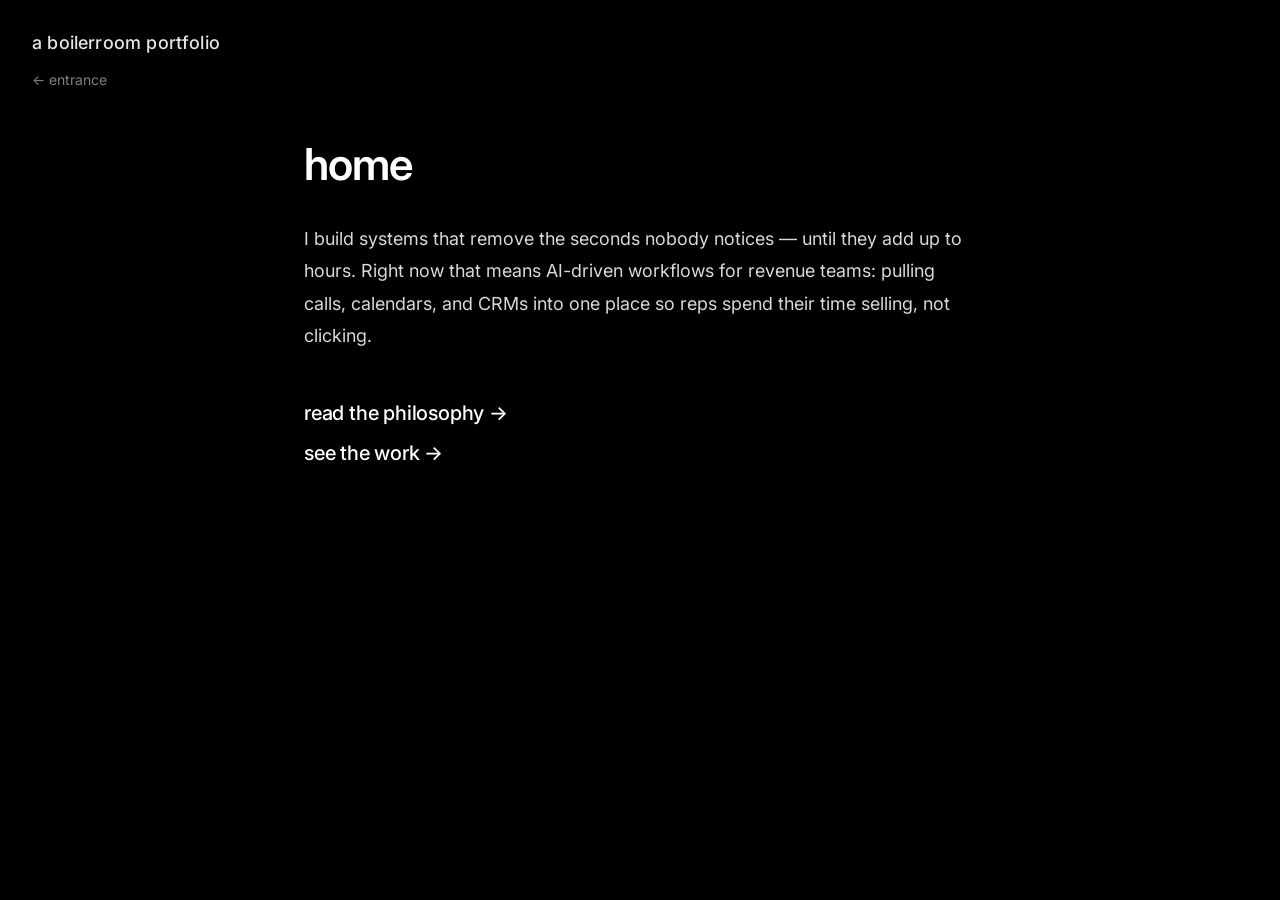
<file: home.html>
<!DOCTYPE html>
<html lang="en">
<head>
  <meta charset="utf-8" />
  <meta name="viewport" content="width=device-width, initial-scale=1" />
  <title>home — a boilerroom portfolio</title>
  <link rel="icon" type="image/png" sizes="32x32" href="favicon-32.png" />
  <link rel="icon" type="image/png" sizes="16x16" href="favicon-16.png" />
  <link rel="apple-touch-icon" href="apple-touch-icon.png" />
  <link rel="shortcut icon" href="favicon.ico" />
  <link rel="stylesheet" href="styles.css" />
</head>
<body>
  <header class="site-header">
    <a href="index.html" class="site-title">a boilerroom portfolio</a>
  </header>
  <nav class="crumb"><a href="index.html">&larr; entrance</a></nav>
  <main>
    <h1 class="page-title">home</h1>
    <p class="prose">
      I build systems that remove the seconds nobody notices — until they add up to hours.
      Right now that means AI-driven workflows for revenue teams: pulling calls, calendars,
      and CRMs into one place so reps spend their time selling, not clicking.
    </p>
    <nav class="link-group">
      <a href="philosophy.html">read the philosophy &rarr;</a>
      <a href="portfolio.html">see the work &rarr;</a>
    </nav>
  </main>
</body>
</html>
</file>
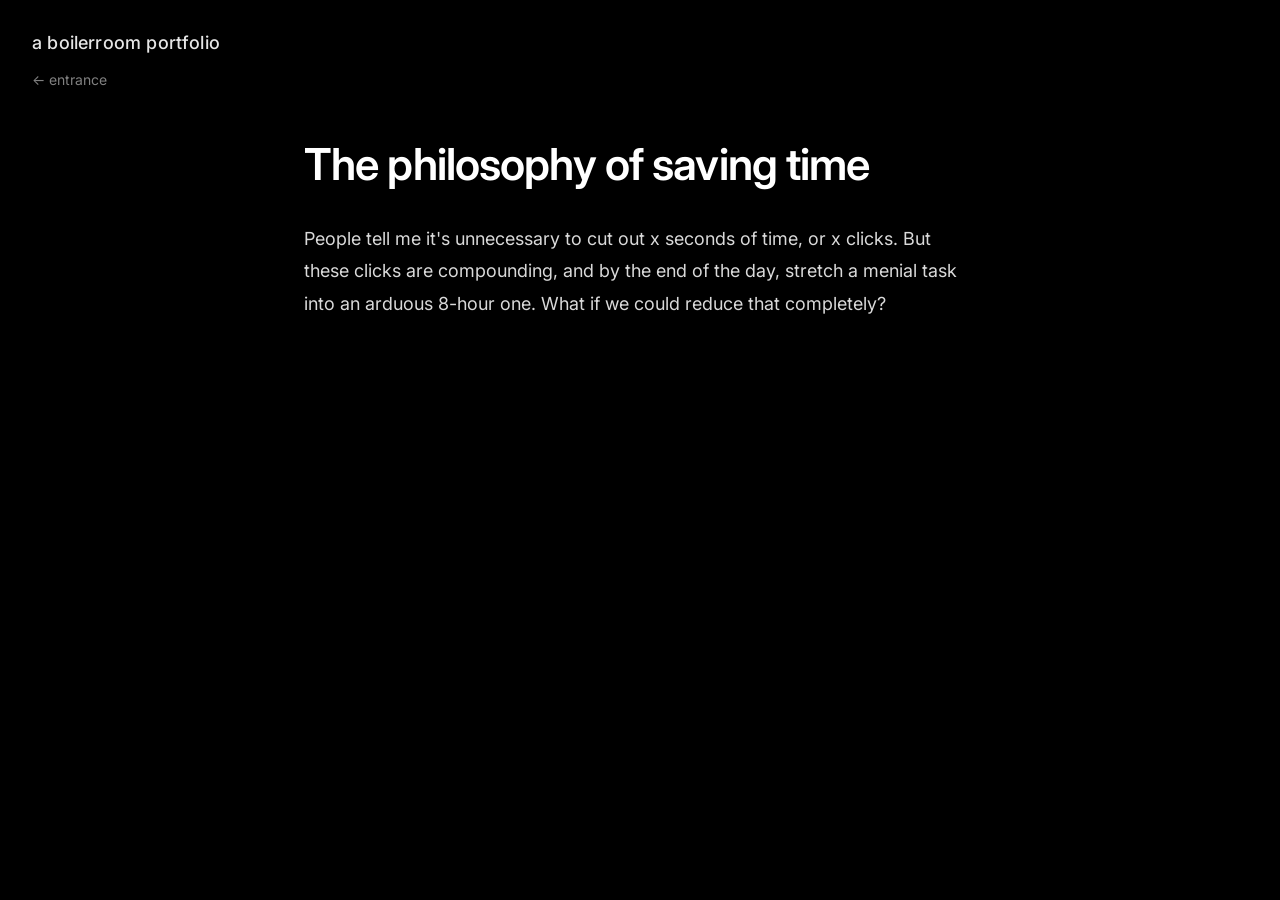
<file: philosophy.html>
<!DOCTYPE html>
<html lang="en">
<head>
  <meta charset="utf-8" />
  <meta name="viewport" content="width=device-width, initial-scale=1" />
  <title>philosophy — a boilerroom portfolio</title>
  <link rel="icon" type="image/png" sizes="32x32" href="favicon-32.png" />
  <link rel="icon" type="image/png" sizes="16x16" href="favicon-16.png" />
  <link rel="apple-touch-icon" href="apple-touch-icon.png" />
  <link rel="shortcut icon" href="favicon.ico" />
  <link rel="stylesheet" href="styles.css" />
</head>
<body>
  <header class="site-header">
    <a href="index.html" class="site-title">a boilerroom portfolio</a>
  </header>
  <nav class="crumb"><a href="index.html">&larr; entrance</a></nav>
  <main>
    <h1 class="page-title">The philosophy of saving time</h1>
    <p class="prose">
      People tell me it's unnecessary to cut out x seconds of time, or x clicks. But these
      clicks are compounding, and by the end of the day, stretch a menial task into an
      arduous 8-hour one. What if we could reduce that completely?
    </p>
  </main>
</body>
</html>
</file>
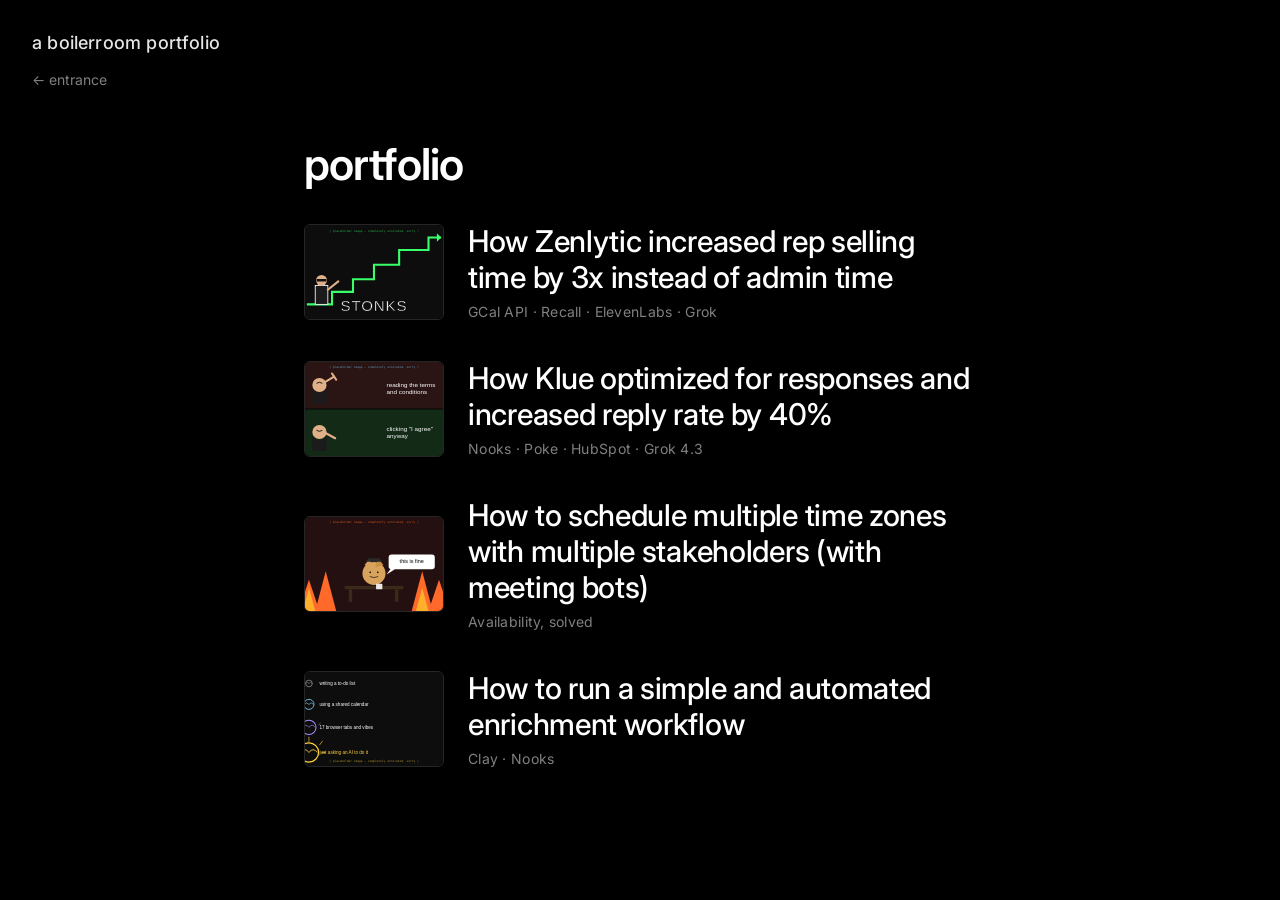
<file: portfolio.html>
<!DOCTYPE html>
<html lang="en">
<head>
  <meta charset="utf-8" />
  <meta name="viewport" content="width=device-width, initial-scale=1" />
  <title>portfolio — a boilerroom portfolio</title>
  <link rel="icon" type="image/png" sizes="32x32" href="favicon-32.png" />
  <link rel="icon" type="image/png" sizes="16x16" href="favicon-16.png" />
  <link rel="apple-touch-icon" href="apple-touch-icon.png" />
  <link rel="shortcut icon" href="favicon.ico" />
  <link rel="stylesheet" href="styles.css" />
</head>
<body>
  <header class="site-header">
    <a href="index.html" class="site-title">a boilerroom portfolio</a>
  </header>
  <nav class="crumb"><a href="index.html">&larr; entrance</a></nav>
  <main>
    <h1 class="page-title">portfolio</h1>
    <nav class="case-list">
      <a class="case-link" href="portfolio/zenlytic.html">
        <img class="case-thumb" src="portfolio/images/zenlytic.svg" alt="placeholder image, unrelated to the article" />
        <span class="case-text">
          <span class="case-title">How Zenlytic increased rep selling time by 3x instead of admin time</span>
          <span class="case-meta">GCal API &middot; Recall &middot; ElevenLabs &middot; Grok</span>
        </span>
      </a>
      <a class="case-link" href="portfolio/klue.html">
        <img class="case-thumb" src="portfolio/images/klue.svg" alt="placeholder image, unrelated to the article" />
        <span class="case-text">
          <span class="case-title">How Klue optimized for responses and increased reply rate by 40%</span>
          <span class="case-meta">Nooks &middot; Poke &middot; HubSpot &middot; Grok 4.3</span>
        </span>
      </a>
      <a class="case-link" href="portfolio/scheduling.html">
        <img class="case-thumb" src="portfolio/images/scheduling.svg" alt="placeholder image, unrelated to the article" />
        <span class="case-text">
          <span class="case-title">How to schedule multiple time zones with multiple stakeholders (with meeting bots)</span>
          <span class="case-meta">Availability, solved</span>
        </span>
      </a>
      <a class="case-link" href="portfolio/enrichment.html">
        <img class="case-thumb" src="portfolio/images/enrichment.svg" alt="placeholder image, unrelated to the article" />
        <span class="case-text">
          <span class="case-title">How to run a simple and automated enrichment workflow</span>
          <span class="case-meta">Clay &middot; Nooks</span>
        </span>
      </a>
    </nav>
  </main>
</body>
</html>
</file>
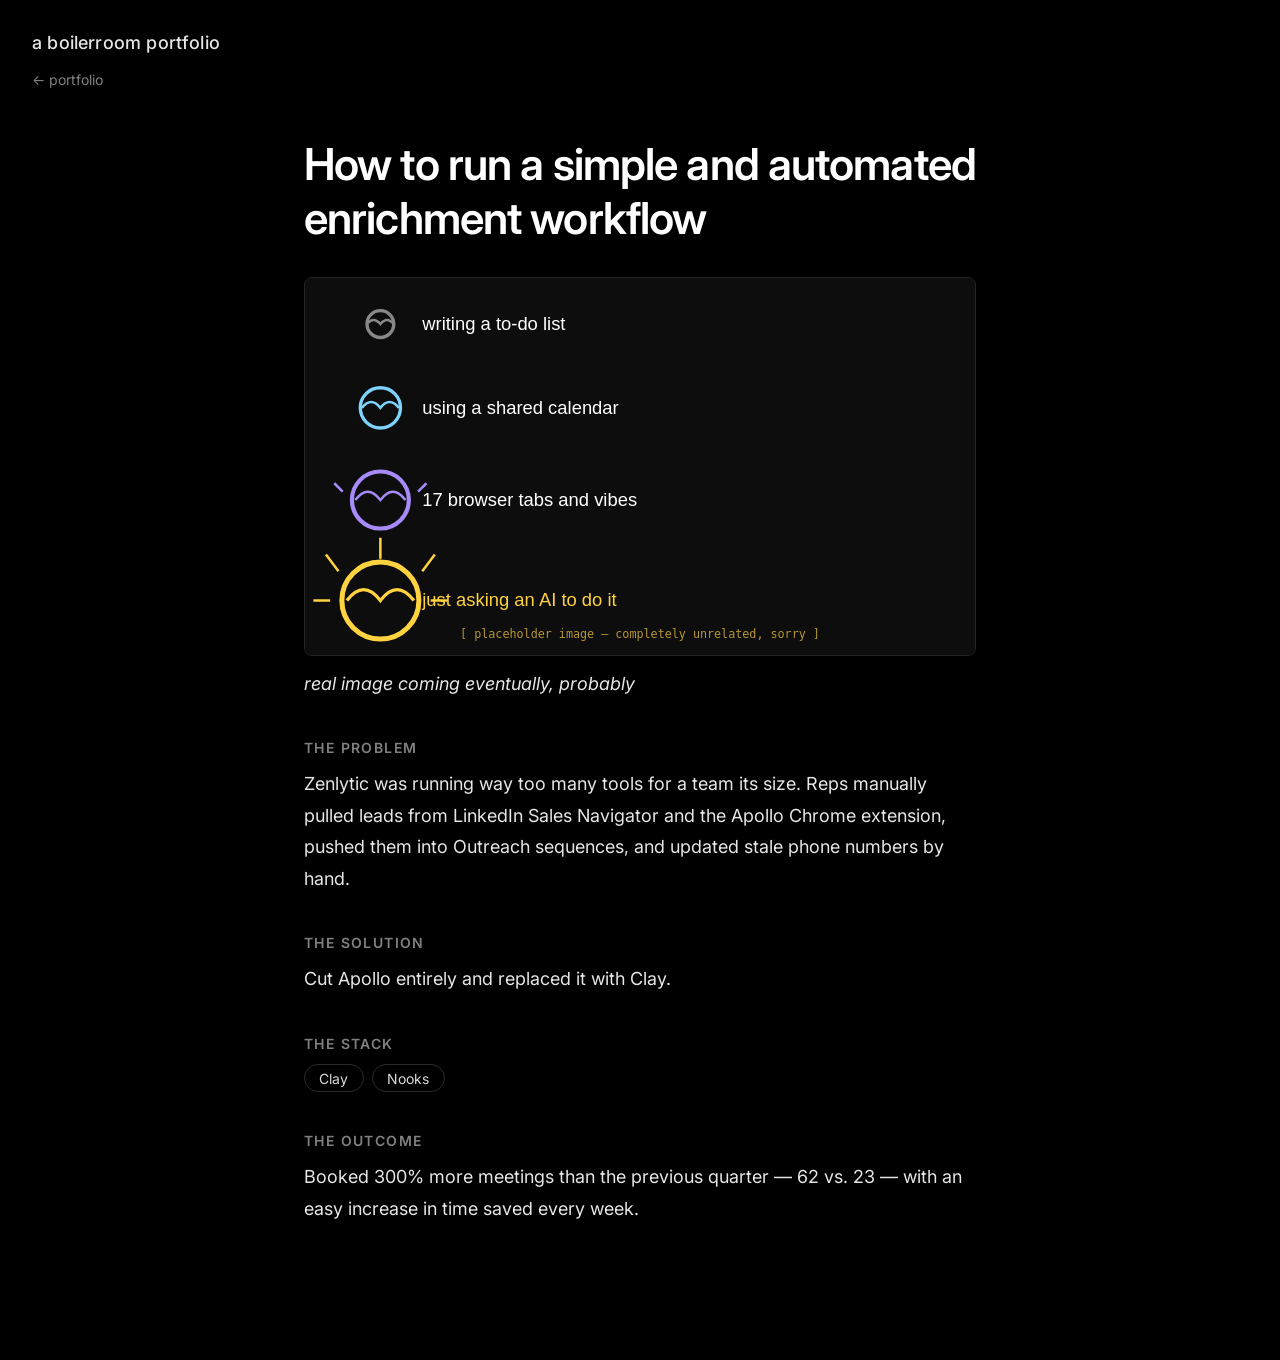
<file: portfolio/enrichment.html>
<!DOCTYPE html>
<html lang="en">
<head>
  <meta charset="utf-8" />
  <meta name="viewport" content="width=device-width, initial-scale=1" />
  <title>Enrichment — a boilerroom portfolio</title>
  <link rel="icon" type="image/png" sizes="32x32" href="../favicon-32.png" />
  <link rel="icon" type="image/png" sizes="16x16" href="../favicon-16.png" />
  <link rel="apple-touch-icon" href="../apple-touch-icon.png" />
  <link rel="shortcut icon" href="../favicon.ico" />
  <link rel="stylesheet" href="../styles.css" />
</head>
<body>
  <header class="site-header">
    <a href="../index.html" class="site-title">a boilerroom portfolio</a>
  </header>
  <nav class="crumb"><a href="../portfolio.html">&larr; portfolio</a></nav>
  <main class="case-study">
    <h1 class="page-title">How to run a simple and automated enrichment workflow</h1>

    <img class="case-image" src="images/enrichment.svg" alt="placeholder image, unrelated to the article" />
    <p class="img-caption">real image coming eventually, probably</p>

    <section>
      <h2>The problem</h2>
      <p>
        Zenlytic was running way too many tools for a team its size. Reps manually pulled
        leads from LinkedIn Sales Navigator and the Apollo Chrome extension, pushed them
        into Outreach sequences, and updated stale phone numbers by hand.
      </p>
    </section>

    <section>
      <h2>The solution</h2>
      <p>
        Cut Apollo entirely and replaced it with Clay.
      </p>
    </section>

    <section>
      <h2>The stack</h2>
      <ul class="tags">
        <li>Clay</li>
        <li>Nooks</li>
      </ul>
    </section>

    <section>
      <h2>The outcome</h2>
      <p>
        Booked 300% more meetings than the previous quarter — 62 vs. 23 — with an easy
        increase in time saved every week.
      </p>
    </section>
  </main>
</body>
</html>
</file>
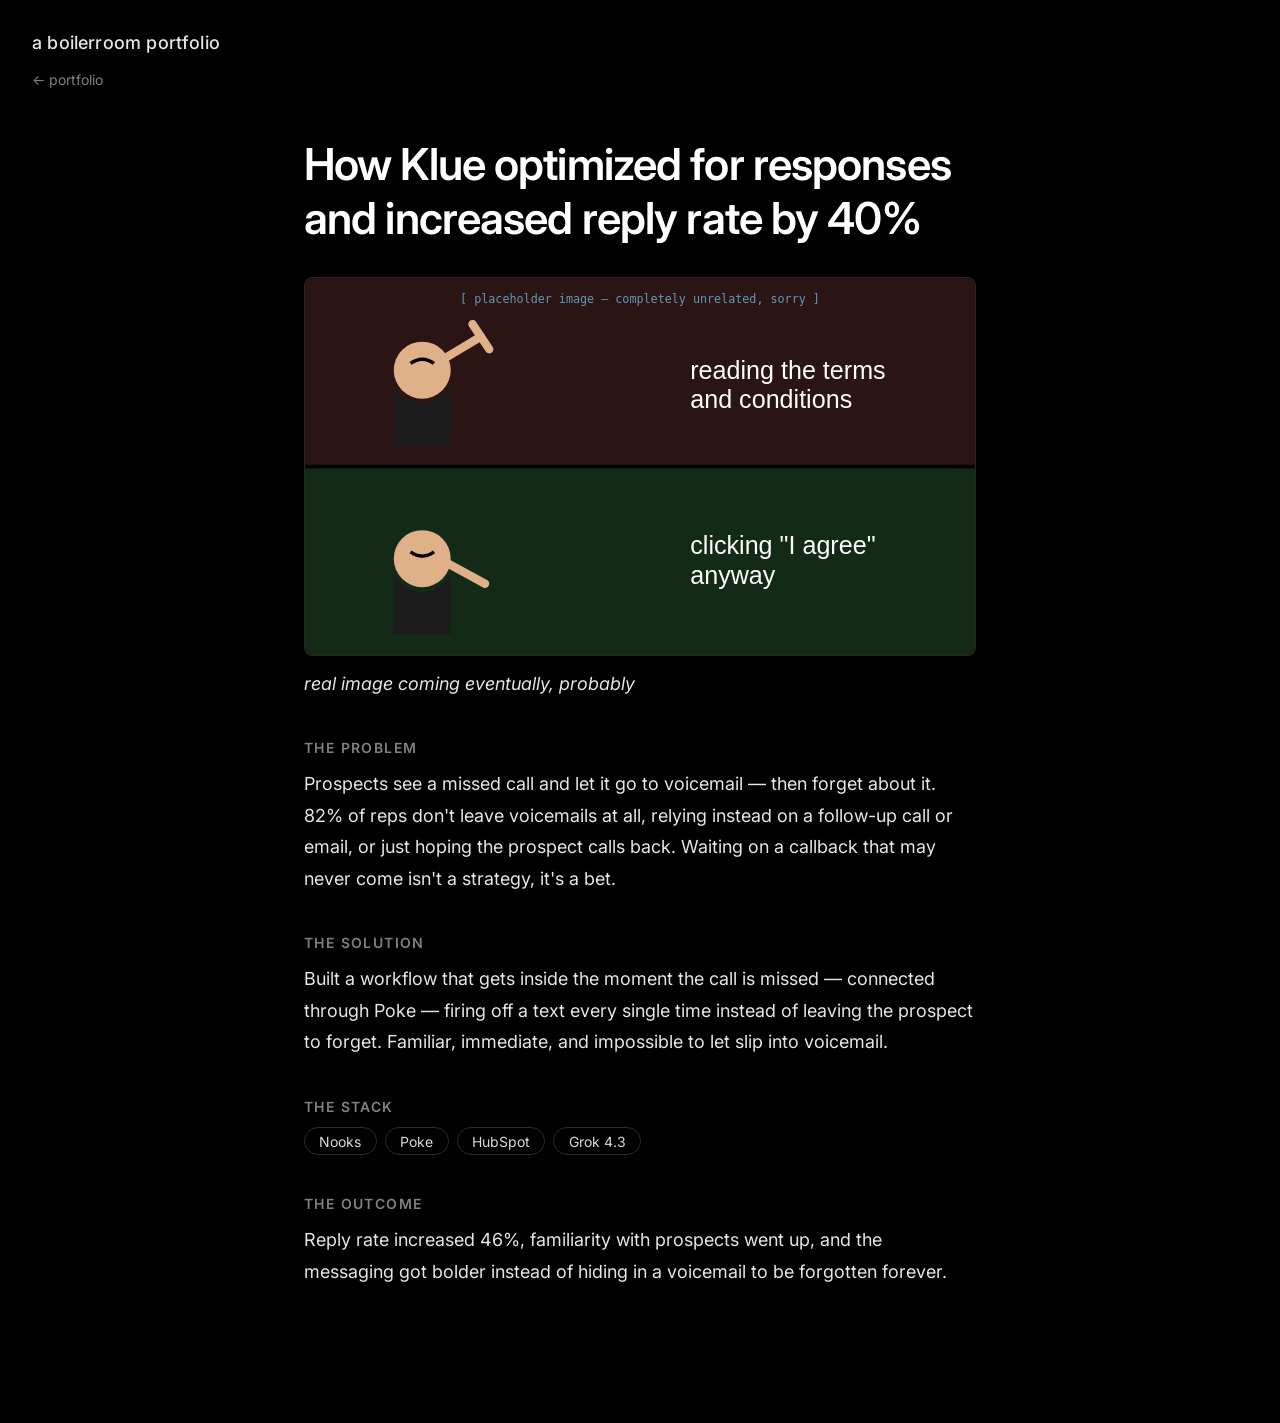
<file: portfolio/klue.html>
<!DOCTYPE html>
<html lang="en">
<head>
  <meta charset="utf-8" />
  <meta name="viewport" content="width=device-width, initial-scale=1" />
  <title>Klue — a boilerroom portfolio</title>
  <link rel="icon" type="image/png" sizes="32x32" href="../favicon-32.png" />
  <link rel="icon" type="image/png" sizes="16x16" href="../favicon-16.png" />
  <link rel="apple-touch-icon" href="../apple-touch-icon.png" />
  <link rel="shortcut icon" href="../favicon.ico" />
  <link rel="stylesheet" href="../styles.css" />
</head>
<body>
  <header class="site-header">
    <a href="../index.html" class="site-title">a boilerroom portfolio</a>
  </header>
  <nav class="crumb"><a href="../portfolio.html">&larr; portfolio</a></nav>
  <main class="case-study">
    <h1 class="page-title">How Klue optimized for responses and increased reply rate by 40%</h1>

    <img class="case-image" src="images/klue.svg" alt="placeholder image, unrelated to the article" />
    <p class="img-caption">real image coming eventually, probably</p>

    <section>
      <h2>The problem</h2>
      <p>
        Prospects see a missed call and let it go to voicemail — then forget about it. 82%
        of reps don't leave voicemails at all, relying instead on a follow-up call or email,
        or just hoping the prospect calls back. Waiting on a callback that may never come
        isn't a strategy, it's a bet.
      </p>
    </section>

    <section>
      <h2>The solution</h2>
      <p>
        Built a workflow that gets inside the moment the call is missed — connected through
        Poke — firing off a text every single time instead of leaving the prospect to
        forget. Familiar, immediate, and impossible to let slip into voicemail.
      </p>
    </section>

    <section>
      <h2>The stack</h2>
      <ul class="tags">
        <li>Nooks</li>
        <li>Poke</li>
        <li>HubSpot</li>
        <li>Grok 4.3</li>
      </ul>
    </section>

    <section>
      <h2>The outcome</h2>
      <p>
        Reply rate increased 46%, familiarity with prospects went up, and the messaging got
        bolder instead of hiding in a voicemail to be forgotten forever.
      </p>
    </section>
  </main>
</body>
</html>
</file>
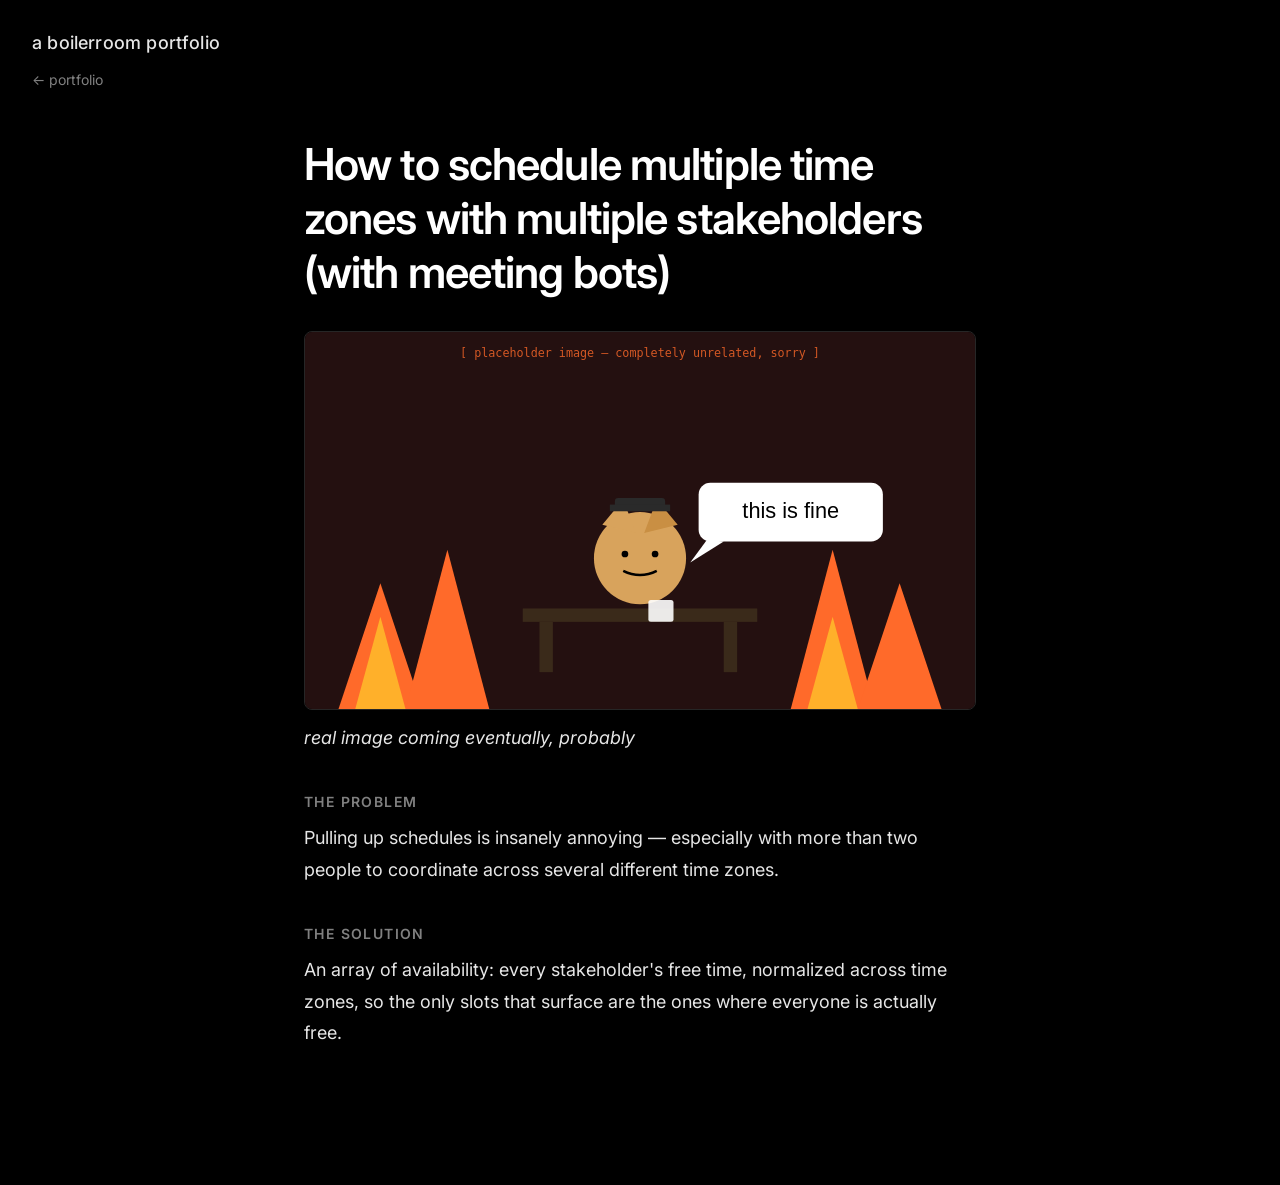
<file: portfolio/scheduling.html>
<!DOCTYPE html>
<html lang="en">
<head>
  <meta charset="utf-8" />
  <meta name="viewport" content="width=device-width, initial-scale=1" />
  <title>Scheduling — a boilerroom portfolio</title>
  <link rel="icon" type="image/png" sizes="32x32" href="../favicon-32.png" />
  <link rel="icon" type="image/png" sizes="16x16" href="../favicon-16.png" />
  <link rel="apple-touch-icon" href="../apple-touch-icon.png" />
  <link rel="shortcut icon" href="../favicon.ico" />
  <link rel="stylesheet" href="../styles.css" />
</head>
<body>
  <header class="site-header">
    <a href="../index.html" class="site-title">a boilerroom portfolio</a>
  </header>
  <nav class="crumb"><a href="../portfolio.html">&larr; portfolio</a></nav>
  <main class="case-study">
    <h1 class="page-title">How to schedule multiple time zones with multiple stakeholders (with meeting bots)</h1>

    <img class="case-image" src="images/scheduling.svg" alt="placeholder image, unrelated to the article" />
    <p class="img-caption">real image coming eventually, probably</p>

    <section>
      <h2>The problem</h2>
      <p>
        Pulling up schedules is insanely annoying — especially with more than two people to
        coordinate across several different time zones.
      </p>
    </section>

    <section>
      <h2>The solution</h2>
      <p>
        An array of availability: every stakeholder's free time, normalized across time
        zones, so the only slots that surface are the ones where everyone is actually free.
      </p>
    </section>
  </main>
</body>
</html>
</file>
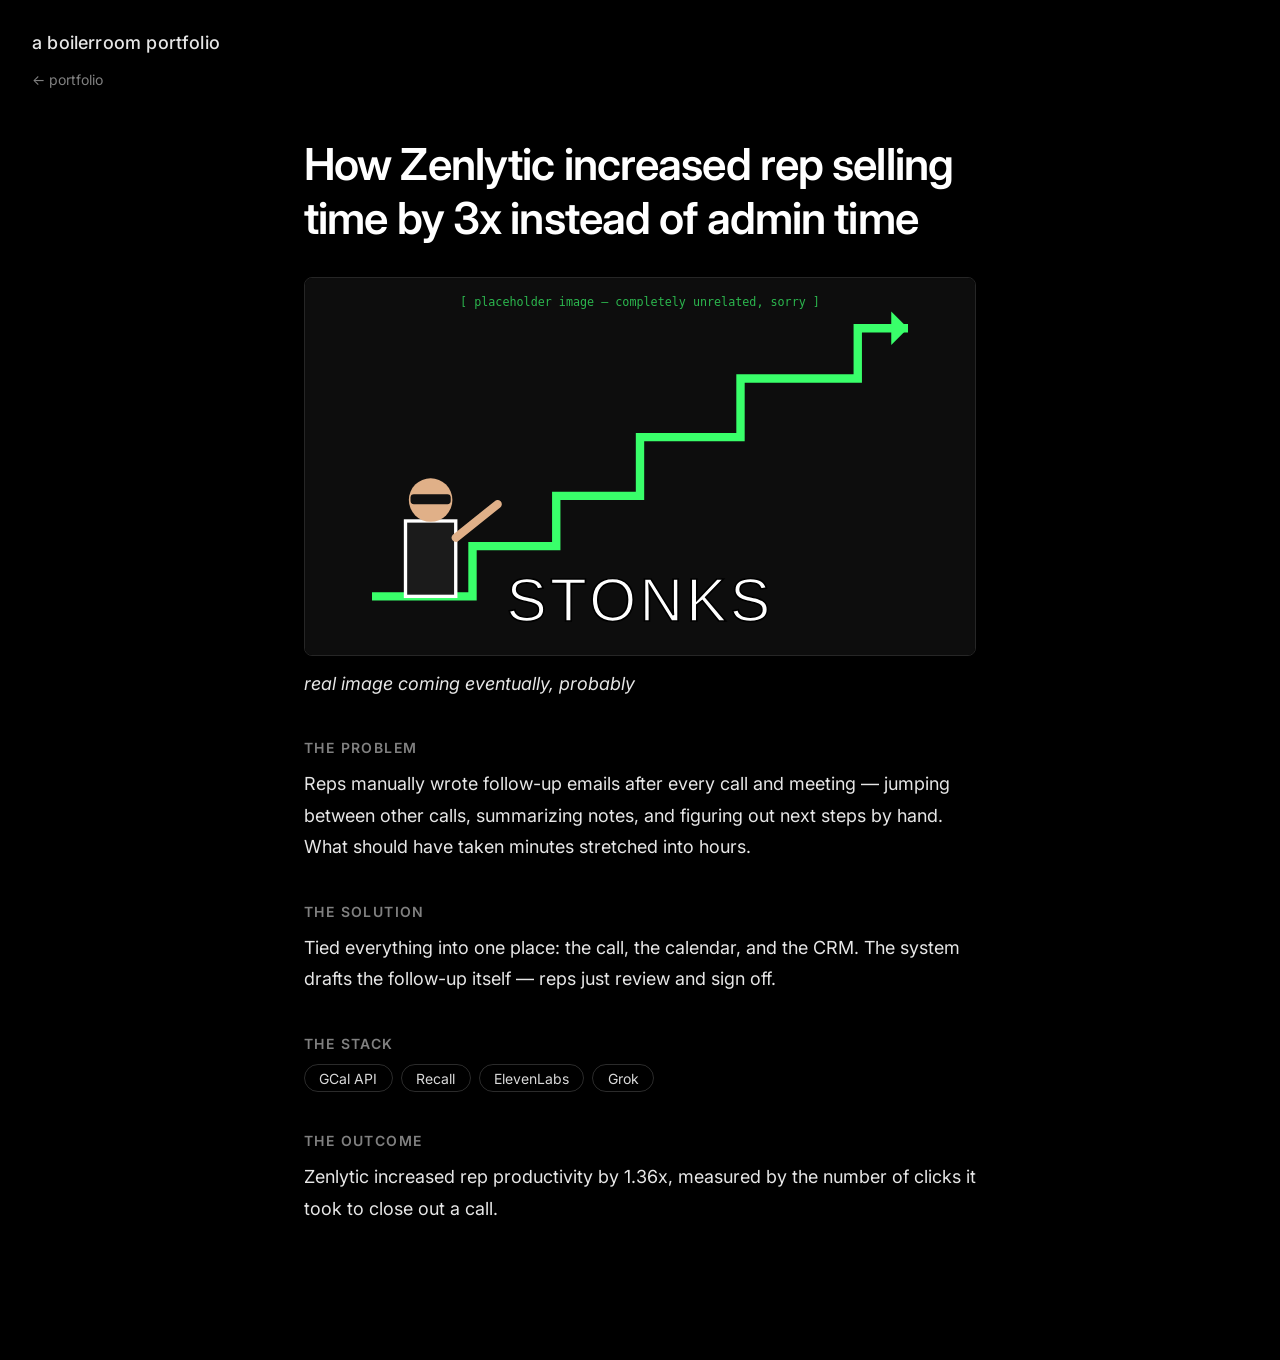
<file: portfolio/zenlytic.html>
<!DOCTYPE html>
<html lang="en">
<head>
  <meta charset="utf-8" />
  <meta name="viewport" content="width=device-width, initial-scale=1" />
  <title>Zenlytic — a boilerroom portfolio</title>
  <link rel="icon" type="image/png" sizes="32x32" href="../favicon-32.png" />
  <link rel="icon" type="image/png" sizes="16x16" href="../favicon-16.png" />
  <link rel="apple-touch-icon" href="../apple-touch-icon.png" />
  <link rel="shortcut icon" href="../favicon.ico" />
  <link rel="stylesheet" href="../styles.css" />
</head>
<body>
  <header class="site-header">
    <a href="../index.html" class="site-title">a boilerroom portfolio</a>
  </header>
  <nav class="crumb"><a href="../portfolio.html">&larr; portfolio</a></nav>
  <main class="case-study">
    <h1 class="page-title">How Zenlytic increased rep selling time by 3x instead of admin time</h1>

    <img class="case-image" src="images/zenlytic.svg" alt="placeholder image, unrelated to the article" />
    <p class="img-caption">real image coming eventually, probably</p>

    <section>
      <h2>The problem</h2>
      <p>
        Reps manually wrote follow-up emails after every call and meeting — jumping between
        other calls, summarizing notes, and figuring out next steps by hand. What should have
        taken minutes stretched into hours.
      </p>
    </section>

    <section>
      <h2>The solution</h2>
      <p>
        Tied everything into one place: the call, the calendar, and the CRM. The system
        drafts the follow-up itself — reps just review and sign off.
      </p>
    </section>

    <section>
      <h2>The stack</h2>
      <ul class="tags">
        <li>GCal API</li>
        <li>Recall</li>
        <li>ElevenLabs</li>
        <li>Grok</li>
      </ul>
    </section>

    <section>
      <h2>The outcome</h2>
      <p>
        Zenlytic increased rep productivity by 1.36x, measured by the number of clicks it
        took to close out a call.
      </p>
    </section>
  </main>
</body>
</html>
</file>
<file: styles.css>
@import url('https://fonts.googleapis.com/css2?family=Inter:wght@400;500;600&display=swap');

* {
  box-sizing: border-box;
  margin: 0;
  padding: 0;
}

html, body {
  height: 100%;
}

body {
  background: #000;
  color: #fff;
  font-family: 'Inter', -apple-system, BlinkMacSystemFont, 'Segoe UI', Roboto, Helvetica, Arial, sans-serif;
  min-height: 100vh;
  display: flex;
  flex-direction: column;
  -webkit-font-smoothing: antialiased;
}

a {
  color: inherit;
  text-decoration: none;
}

/* header */

.site-header {
  padding: 2rem;
}

.site-title {
  font-size: 1.125rem;
  font-weight: 500;
  letter-spacing: 0.01em;
  opacity: 0.9;
  transition: opacity 0.3s ease-out;
}

.crumb {
  padding: 0 2rem;
  margin-top: -1rem;
}

.crumb a {
  font-size: 0.875rem;
  opacity: 0.5;
  transition: opacity 0.3s ease-out, letter-spacing 0.3s ease-out;
}

/* entrance nav (index) */

.entrance-nav {
  flex: 1;
  display: flex;
  flex-direction: column;
  align-items: center;
  justify-content: center;
  gap: 2rem;
}

.entrance-link {
  font-size: 3.75rem;
  font-weight: 500;
  letter-spacing: -0.025em;
  transition: letter-spacing 0.5s ease-out, opacity 0.5s ease-out;
}

@media (min-width: 768px) {
  .entrance-link {
    font-size: 6rem;
  }
}

/* generic content pages */

main {
  flex: 1;
  width: 100%;
  max-width: 46rem;
  margin: 0 auto;
  padding: 3rem 2rem 6rem;
}

.page-title {
  font-size: 2rem;
  font-weight: 600;
  letter-spacing: -0.02em;
  margin-bottom: 2rem;
}

@media (min-width: 768px) {
  .page-title {
    font-size: 2.75rem;
  }
}

.prose {
  font-size: 1.125rem;
  line-height: 1.8;
  opacity: 0.85;
  max-width: 42rem;
}

.prose + .prose {
  margin-top: 1.5rem;
}

/* home page link group */

.link-group {
  display: flex;
  flex-direction: column;
  gap: 1rem;
  margin-top: 3rem;
}

.link-group a {
  font-size: 1.25rem;
  font-weight: 500;
  letter-spacing: -0.01em;
  transition: opacity 0.4s ease-out;
  width: fit-content;
}

/* portfolio index list */

.case-list {
  display: flex;
  flex-direction: column;
  gap: 2.5rem;
}

.case-link {
  display: flex;
  align-items: center;
  gap: 1.5rem;
}

.case-thumb {
  flex: 0 0 auto;
  width: 96px;
  height: 72px;
  object-fit: cover;
  border: 1px solid rgba(255, 255, 255, 0.15);
  border-radius: 6px;
}

@media (min-width: 768px) {
  .case-thumb {
    width: 140px;
    height: 96px;
  }
}

.case-text {
  min-width: 0;
}

.case-title {
  display: block;
  font-size: 1.5rem;
  font-weight: 500;
  letter-spacing: -0.01em;
  transition: opacity 0.4s ease-out;
}

@media (min-width: 768px) {
  .case-title {
    font-size: 1.875rem;
  }
}

.case-meta {
  display: block;
  margin-top: 0.5rem;
  font-size: 0.875rem;
  opacity: 0.5;
  letter-spacing: 0.02em;
}

/* case study detail */

.case-study section {
  margin-bottom: 2.5rem;
}

.case-study h2 {
  font-size: 0.875rem;
  font-weight: 600;
  text-transform: uppercase;
  letter-spacing: 0.1em;
  opacity: 0.5;
  margin-bottom: 0.75rem;
}

.case-study p {
  font-size: 1.125rem;
  line-height: 1.75;
  opacity: 0.9;
}

.tags {
  display: flex;
  flex-wrap: wrap;
  gap: 0.5rem;
  list-style: none;
}

.tags li {
  font-size: 0.875rem;
  border: 1px solid rgba(255, 255, 255, 0.2);
  border-radius: 999px;
  padding: 0.3rem 0.9rem;
  opacity: 0.85;
}

.case-image {
  width: 100%;
  height: auto;
  display: block;
  border: 1px solid rgba(255, 255, 255, 0.15);
  border-radius: 8px;
  margin-bottom: 0.75rem;
}

.img-caption {
  font-size: 0.8rem;
  opacity: 0.4;
  font-style: italic;
  margin-bottom: 2.5rem;
}

/* hover-only effects — skipped on touch devices, where a stuck :hover from
   scrolling would leave things dimmed with nothing to reset them. Each item
   is white by default and only greys itself out on hover, nothing else. */
@media (hover: hover) and (pointer: fine) {
  .site-title:hover {
    opacity: 0.6;
  }

  .crumb a:hover {
    opacity: 1;
    letter-spacing: 0.03em;
  }

  .entrance-link:hover {
    opacity: 0.6;
    letter-spacing: 0.08em;
  }

  .link-group a:hover {
    opacity: 0.6;
  }

  .case-link:hover .case-title {
    opacity: 0.6;
  }
}
</file>
